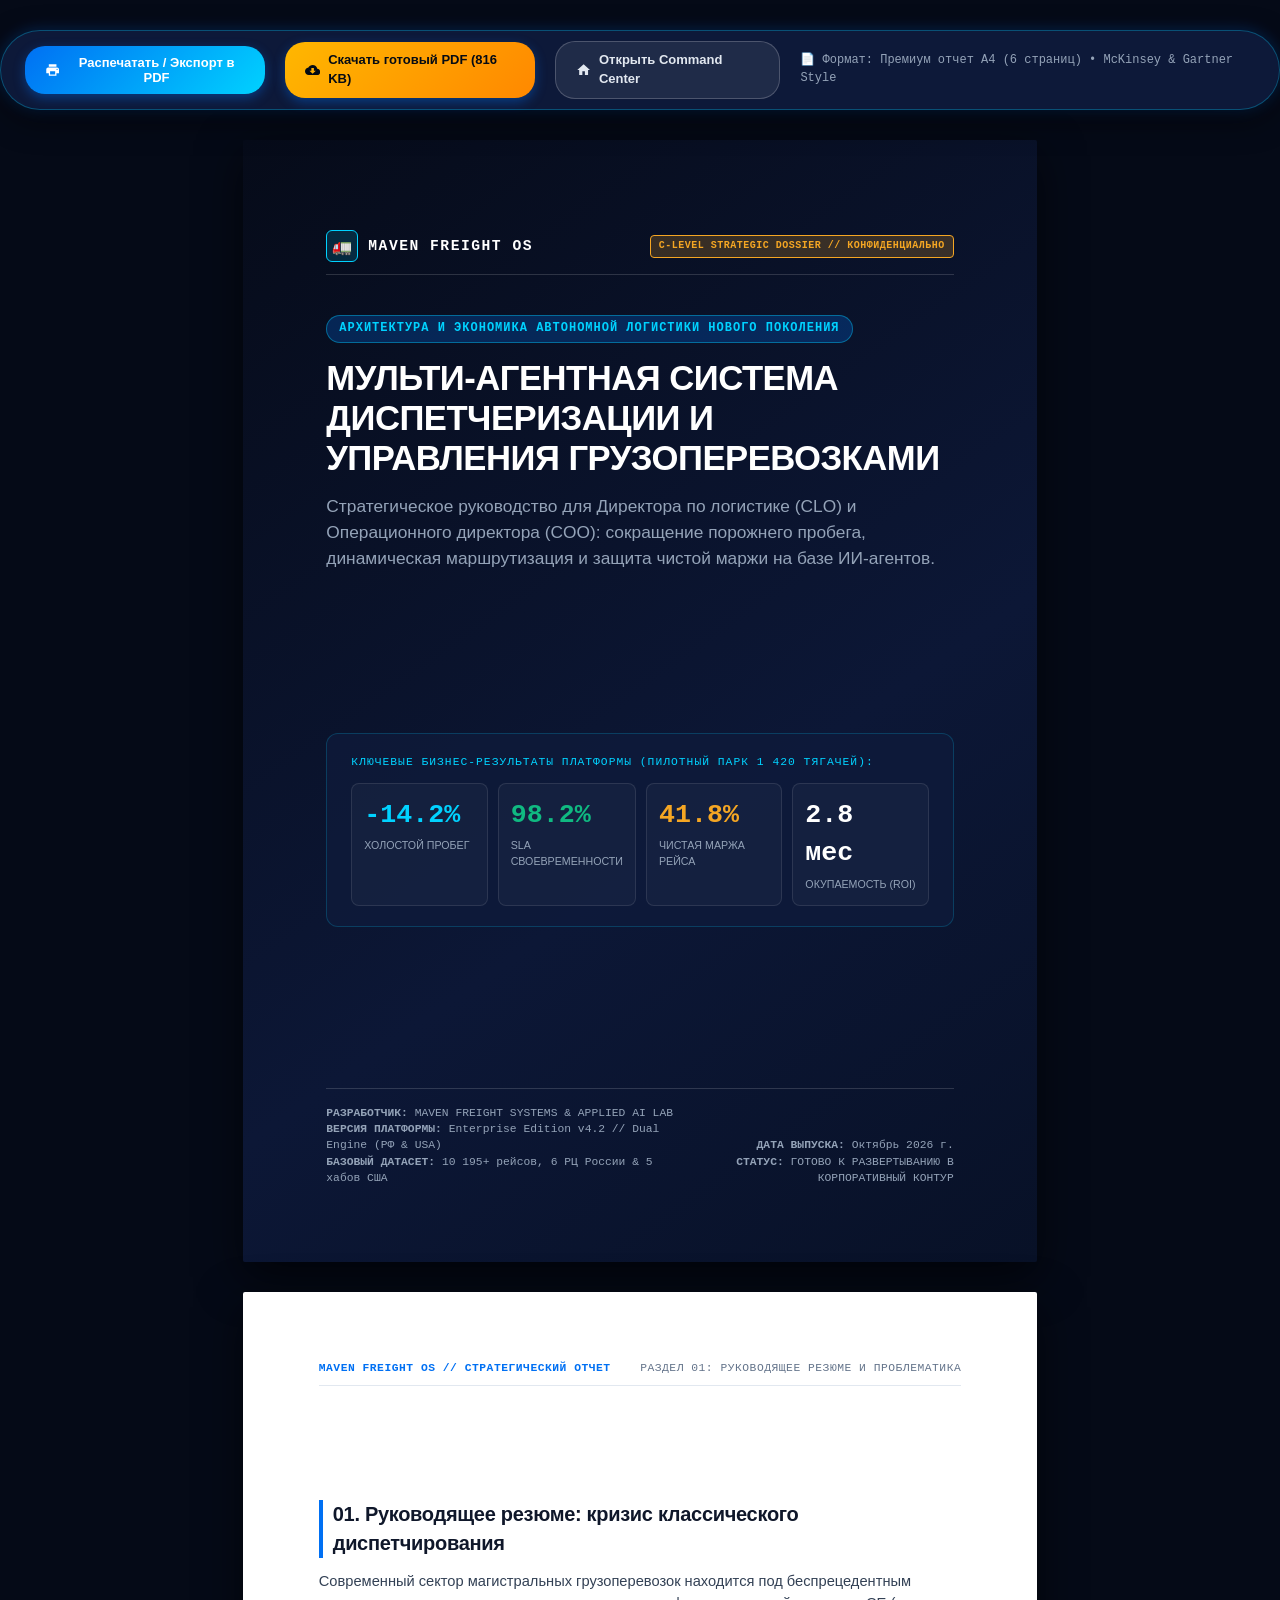
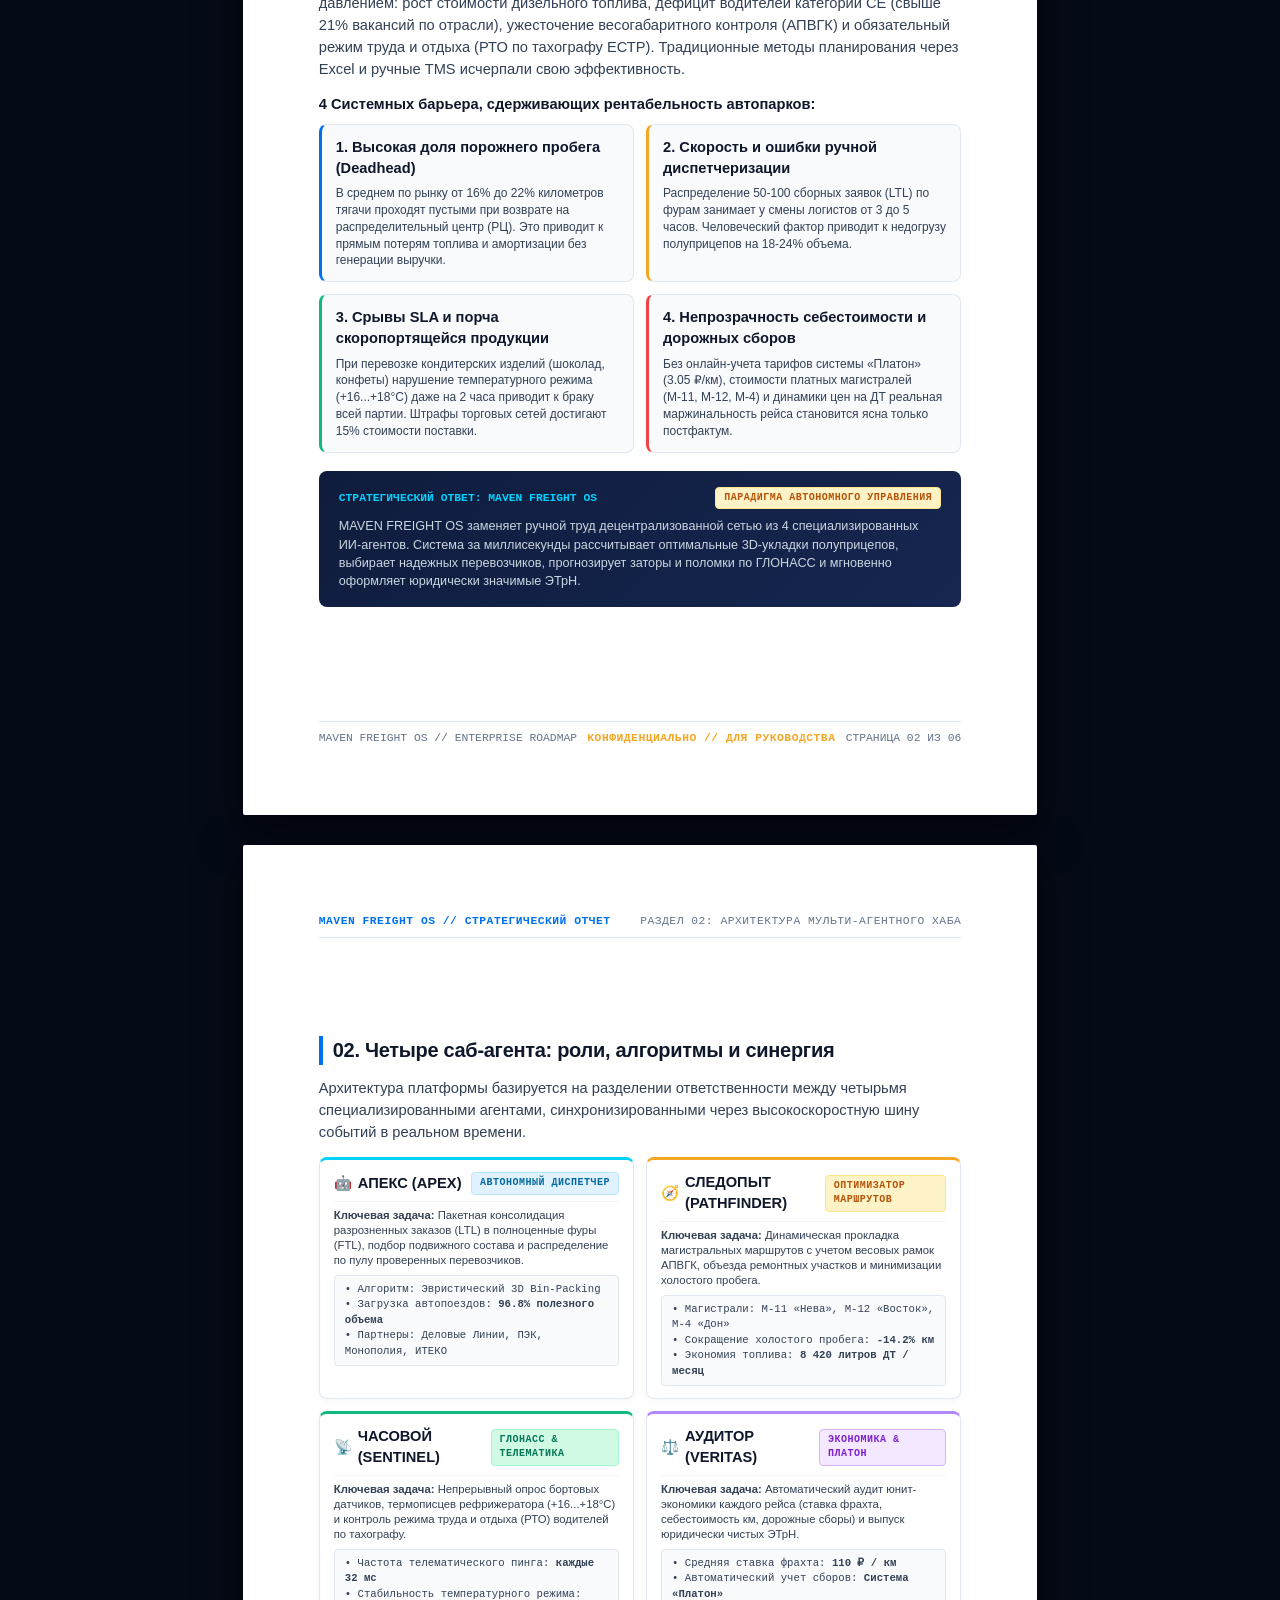
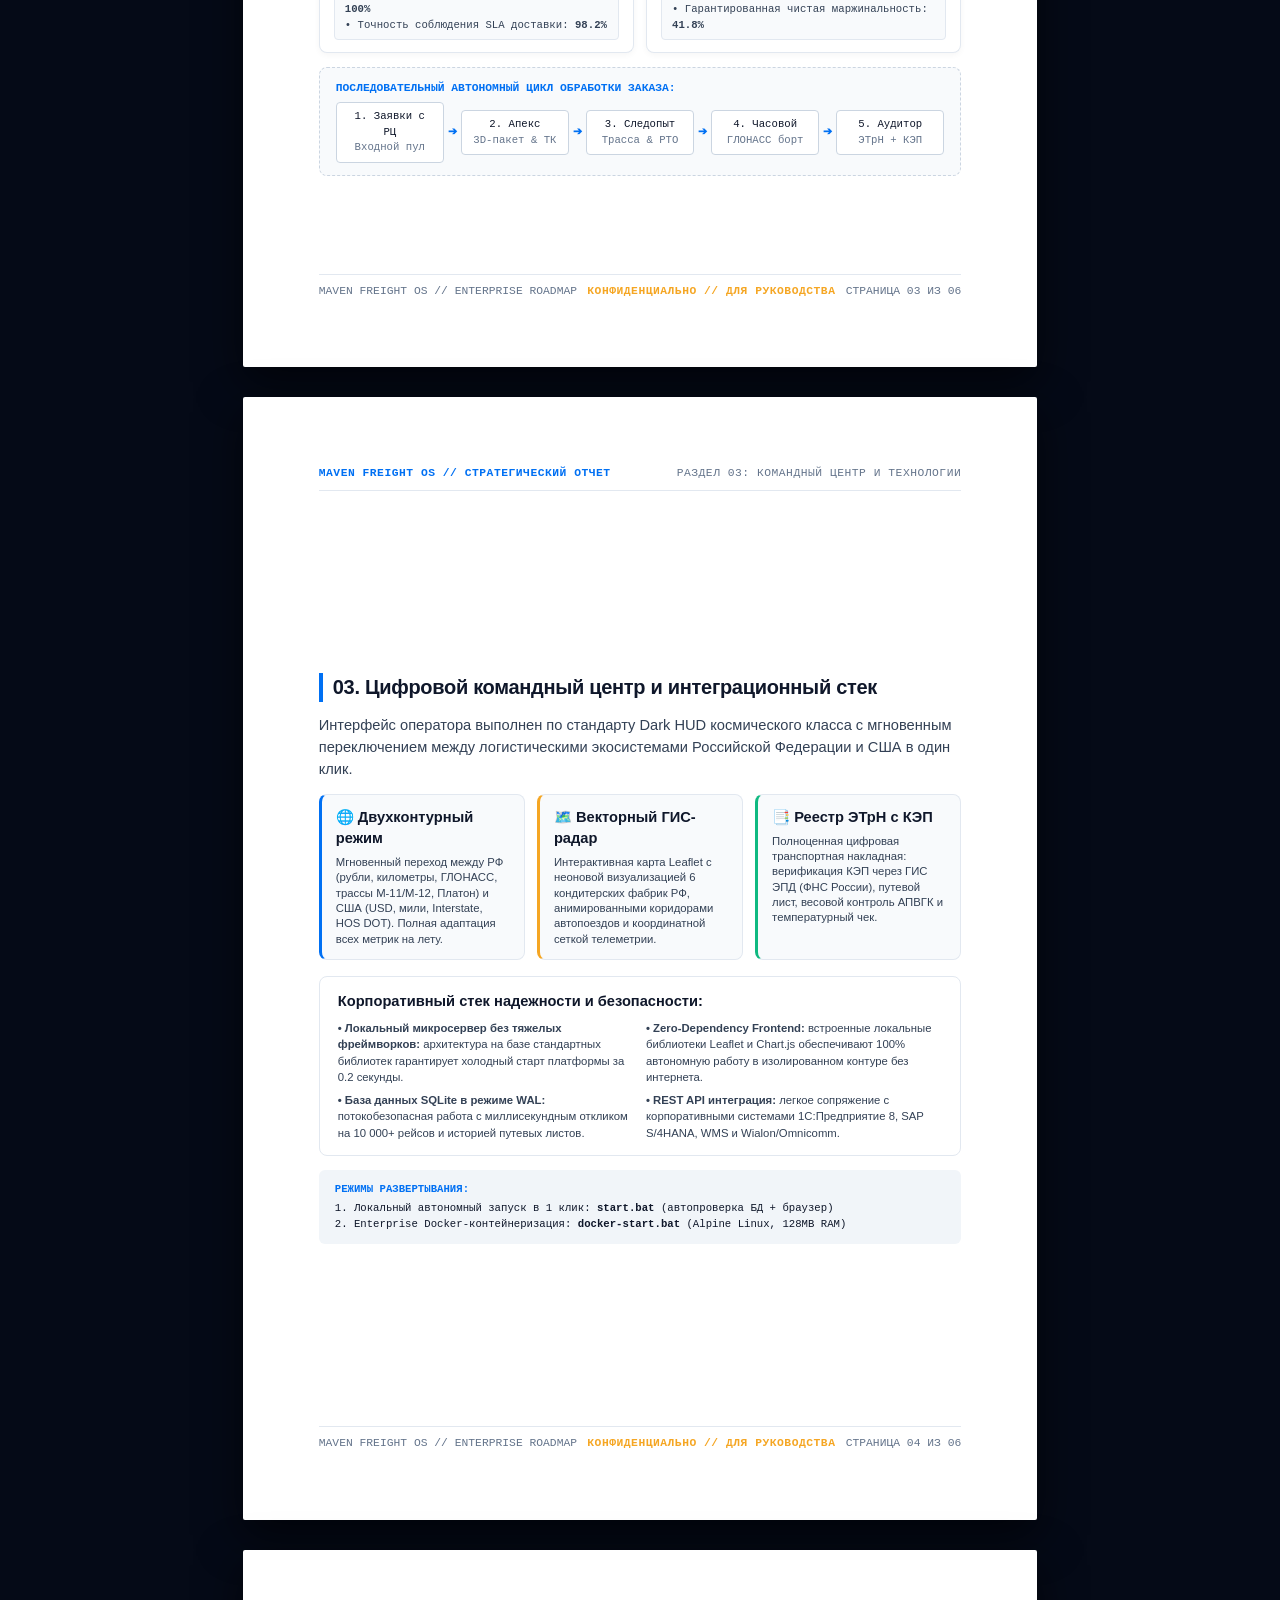
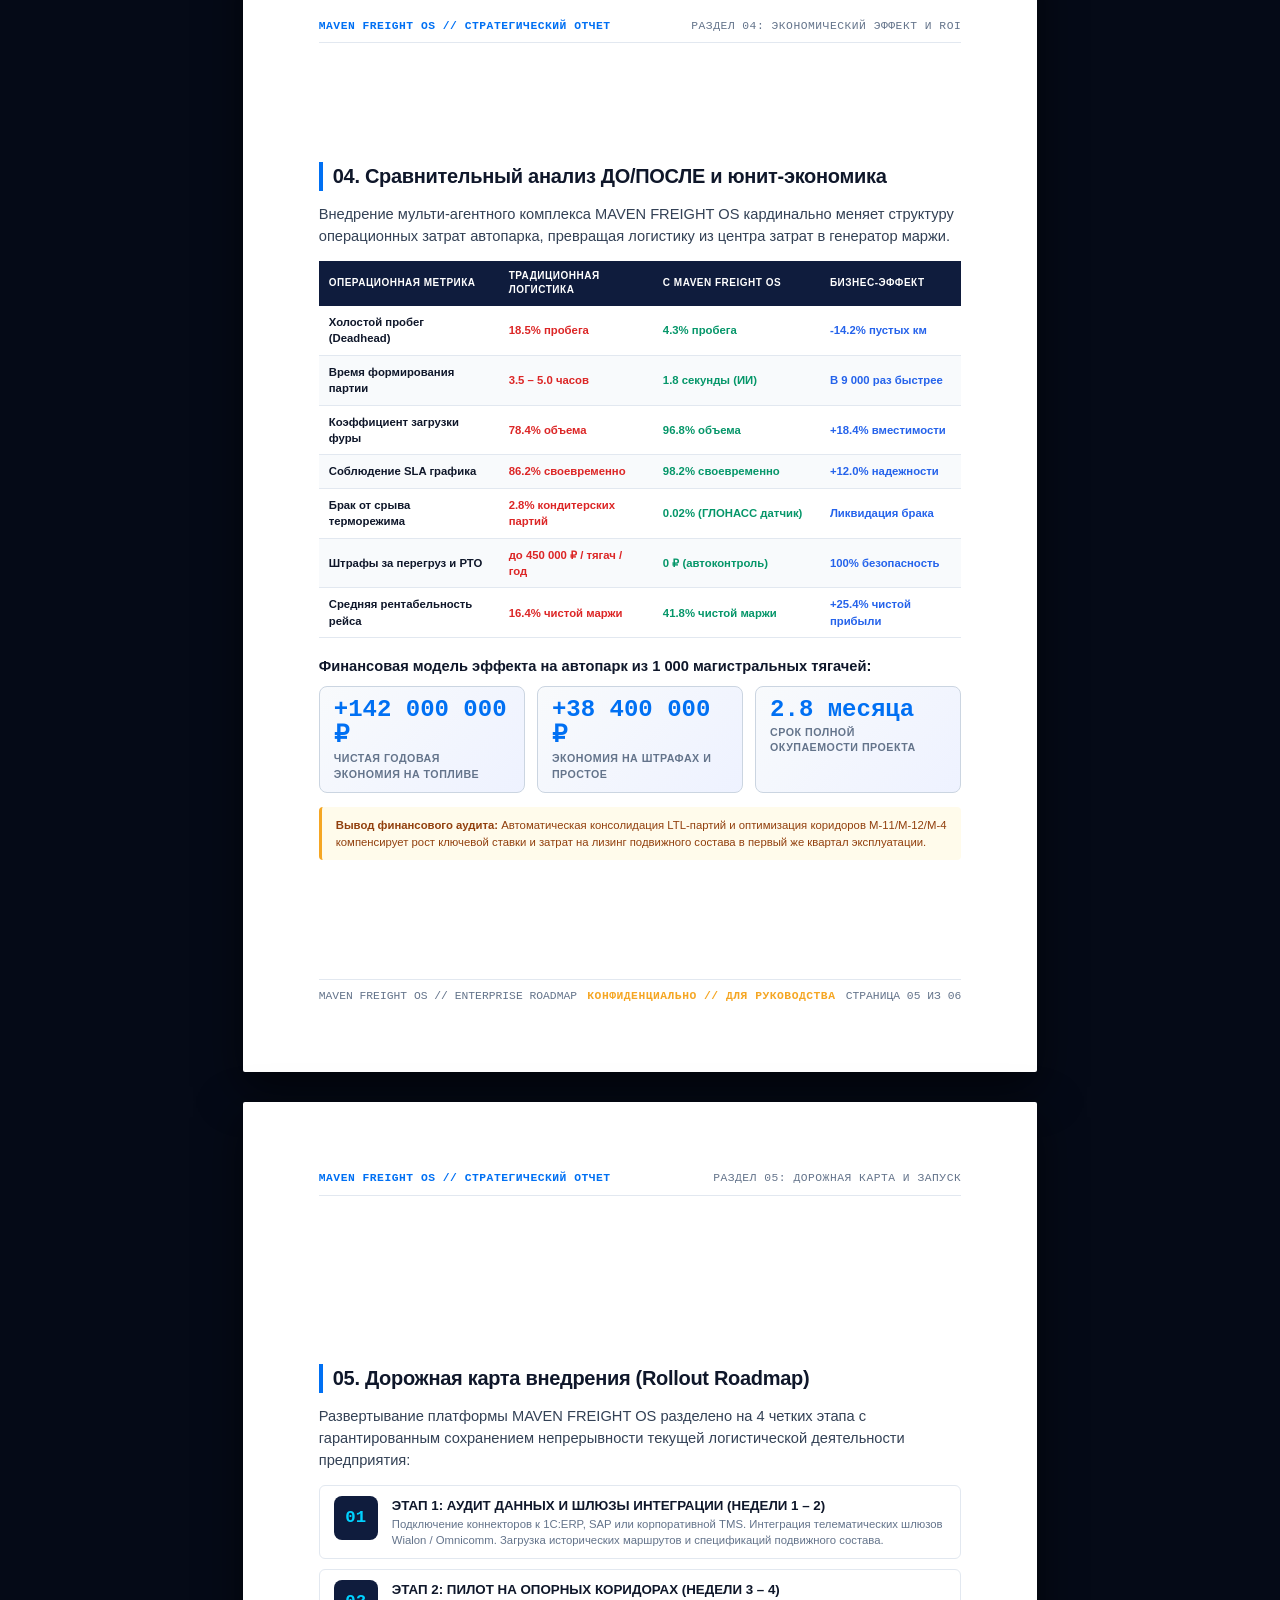
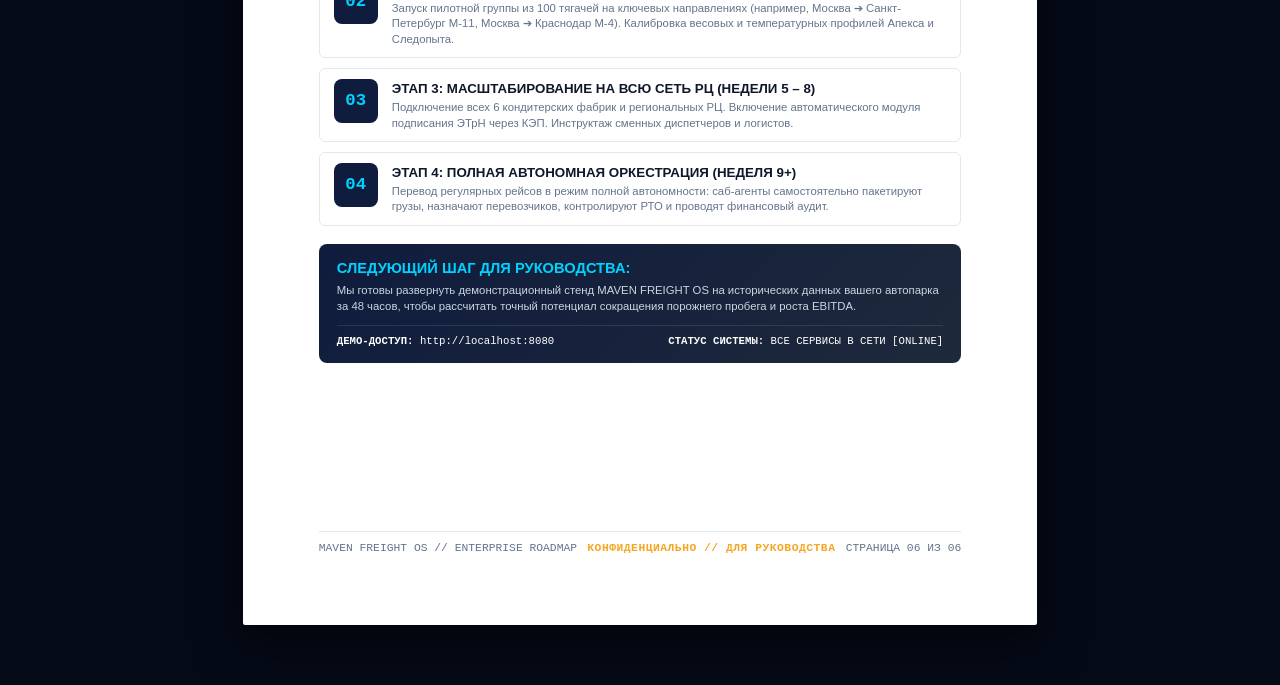
<file: executive_guide.html>
<!DOCTYPE html>
<html lang="ru">
<head>
  <meta charset="UTF-8">
  <meta name="viewport" content="width=device-width, initial-scale=1.0">
  <title>MAVEN FREIGHT OS // Стратегический отчет и бизнес-презентация для руководства</title>
  


  <style>
    /* =====================================================================
       PRINT & PDF CONFIGURATION (A4 STANDARD: 210mm x 297mm)
       ===================================================================== */
    @page {
      size: A4 portrait;
      margin: 0;
    }

    :root {
      --c-navy-dark: #080f22;
      --c-navy-card: #0f1c3d;
      --c-navy-light: #162650;
      --c-blue-accent: #0070f3;
      --c-blue-glow: rgba(0, 112, 243, 0.25);
      --c-cyan-accent: #00d2ff;
      --c-gold-accent: #f5a623;
      --c-green-accent: #10b981;
      --c-red-accent: #ef4444;
      
      --c-text-dark: #0f172a;
      --c-text-body: #334155;
      --c-text-muted: #64748b;
      --c-text-light: #f8fafc;
      
      --c-bg-light: #ffffff;
      --c-bg-card-light: #f8fafc;
      --c-border-light: #e2e8f0;
      
      --font-main: 'Inter', -apple-system, BlinkMacSystemFont, 'Segoe UI', Roboto, sans-serif;
      --font-mono: 'JetBrains Mono', 'SF Mono', Consolas, monospace;
    }

    *, *::before, *::after {
      box-sizing: border-box;
      margin: 0;
      padding: 0;
    }

    body {
      font-family: var(--font-main);
      color: var(--c-text-body);
      background-color: #050a17;
      line-height: 1.45;
      font-size: 11pt;
      -webkit-font-smoothing: antialiased;
      -moz-osx-font-smoothing: grayscale;
    }

    /* Screen View Container */
    .screen-wrapper {
      padding: 30px 0 60px 0;
      display: flex;
      flex-direction: column;
      align-items: center;
      gap: 30px;
    }

    /* Top Floating Action Bar (Invisible in Print) */
    .action-bar {
      position: sticky;
      top: 15px;
      z-index: 9999;
      background: rgba(15, 28, 61, 0.92);
      backdrop-filter: blur(12px);
      border: 1px solid rgba(0, 210, 255, 0.3);
      border-radius: 40px;
      padding: 10px 24px;
      display: flex;
      align-items: center;
      gap: 20px;
      box-shadow: 0 10px 30px rgba(0, 0, 0, 0.5), 0 0 15px rgba(0, 112, 243, 0.3);
    }

    .action-btn {
      background: linear-gradient(135deg, #0070f3 0%, #00d2ff 100%);
      color: #ffffff;
      font-family: var(--font-main);
      font-weight: 700;
      font-size: 13px;
      padding: 9px 20px;
      border: none;
      border-radius: 20px;
      cursor: pointer;
      display: flex;
      align-items: center;
      gap: 8px;
      box-shadow: 0 4px 12px rgba(0, 112, 243, 0.4);
      transition: all 0.2s ease;
      text-decoration: none;
    }

    .action-btn:hover {
      transform: translateY(-1px);
      box-shadow: 0 6px 18px rgba(0, 210, 255, 0.5);
    }

    .action-btn.secondary {
      background: rgba(255, 255, 255, 0.08);
      border: 1px solid rgba(255, 255, 255, 0.2);
      color: #e2e8f0;
      box-shadow: none;
    }

    .action-btn.secondary:hover {
      background: rgba(255, 255, 255, 0.15);
      border-color: #00d2ff;
      color: #00d2ff;
    }

    .bar-info {
      font-size: 12px;
      color: #94a3b8;
      font-family: var(--font-mono);
    }

    /* Page Canvas (A4 Dimensions) */
    .page {
      width: 210mm;
      height: 297mm;
      min-height: 297mm;
      max-height: 297mm;
      padding: 18mm 20mm;
      position: relative;
      background: var(--c-bg-light);
      color: var(--c-text-body);
      box-shadow: 0 15px 45px rgba(0, 0, 0, 0.6);
      border-radius: 2px;
      overflow: hidden;
      display: flex;
      flex-direction: column;
      justify-content: space-between;
    }

    /* Page-specific Cover Styling */
    .page.cover {
      background: linear-gradient(145deg, #060b19 0%, #0c1736 60%, #081127 100%);
      color: #ffffff;
      padding: 24mm 22mm 20mm 22mm;
    }

    /* Running Header & Footer */
    .doc-header {
      display: flex;
      justify-content: space-between;
      align-items: center;
      border-bottom: 1px solid var(--c-border-light);
      padding-bottom: 8px;
      margin-bottom: 16px;
      font-size: 8.5pt;
      font-family: var(--font-mono);
      color: var(--c-text-muted);
      text-transform: uppercase;
      letter-spacing: 0.5px;
    }

    .doc-header .brand {
      color: var(--c-blue-accent);
      font-weight: 700;
      display: flex;
      align-items: center;
      gap: 6px;
    }

    .doc-footer {
      display: flex;
      justify-content: space-between;
      align-items: center;
      border-top: 1px solid var(--c-border-light);
      padding-top: 8px;
      margin-top: 16px;
      font-size: 8.5pt;
      font-family: var(--font-mono);
      color: var(--c-text-muted);
    }

    .doc-footer .confidential {
      color: var(--c-gold-accent);
      font-weight: 600;
      letter-spacing: 0.5px;
    }

    /* Typography & Hierarchy */
    h1.report-title {
      font-size: 26pt;
      font-weight: 800;
      line-height: 1.15;
      color: #ffffff;
      letter-spacing: -0.5px;
      margin-bottom: 12px;
    }

    h2.section-title {
      font-size: 15pt;
      font-weight: 700;
      color: var(--c-text-dark);
      letter-spacing: -0.3px;
      margin-bottom: 12px;
      display: flex;
      align-items: center;
      gap: 8px;
      border-left: 4px solid var(--c-blue-accent);
      padding-left: 10px;
    }

    h3.card-title {
      font-size: 11pt;
      font-weight: 700;
      color: var(--c-text-dark);
      margin-bottom: 6px;
      display: flex;
      align-items: center;
      gap: 6px;
    }

    p.lead-text {
      font-size: 11pt;
      line-height: 1.5;
      color: var(--c-text-body);
      margin-bottom: 14px;
    }

    /* Badges & Tags */
    .badge {
      display: inline-flex;
      align-items: center;
      gap: 4px;
      padding: 3px 8px;
      border-radius: 4px;
      font-size: 7.5pt;
      font-family: var(--font-mono);
      font-weight: 700;
      text-transform: uppercase;
      letter-spacing: 0.5px;
    }

    .badge-blue { background: #e0f2fe; color: #0369a1; border: 1px solid #bae6fd; }
    .badge-gold { background: #fef3c7; color: #b45309; border: 1px solid #fde68a; }
    .badge-green { background: #d1fae5; color: #047857; border: 1px solid #a7f3d0; }

    /* Card Components */
    .grid-2 {
      display: grid;
      grid-template-columns: 1fr 1fr;
      gap: 12px;
    }

    .grid-4 {
      display: grid;
      grid-template-columns: repeat(4, 1fr);
      gap: 10px;
    }

    .grid-3 {
      display: grid;
      grid-template-columns: repeat(3, 1fr);
      gap: 12px;
    }

    .info-card {
      background: var(--c-bg-card-light);
      border: 1px solid var(--c-border-light);
      border-radius: 8px;
      padding: 12px 14px;
    }

    .info-card.accent-blue {
      border-left: 3px solid var(--c-blue-accent);
    }
    .info-card.accent-gold {
      border-left: 3px solid var(--c-gold-accent);
    }
    .info-card.accent-green {
      border-left: 3px solid var(--c-green-accent);
    }

    /* Subagent Feature Cards */
    .agent-box {
      background: #ffffff;
      border: 1px solid var(--c-border-light);
      border-radius: 8px;
      padding: 12px 14px;
      box-shadow: 0 2px 6px rgba(0, 0, 0, 0.04);
      display: flex;
      flex-direction: column;
      gap: 6px;
    }

    .agent-header {
      display: flex;
      justify-content: space-between;
      align-items: center;
      border-bottom: 1px solid #f1f5f9;
      padding-bottom: 6px;
    }

    .agent-name {
      font-size: 11pt;
      font-weight: 700;
      color: var(--c-text-dark);
      display: flex;
      align-items: center;
      gap: 6px;
    }

    /* KPI Callout Box */
    .kpi-callout {
      background: linear-gradient(135deg, #f8fafc 0%, #eef2ff 100%);
      border: 1px solid #cbd5e1;
      border-radius: 8px;
      padding: 10px 14px;
      display: flex;
      flex-direction: column;
      gap: 2px;
    }

    .kpi-number {
      font-family: var(--font-mono);
      font-size: 18pt;
      font-weight: 800;
      color: var(--c-blue-accent);
      line-height: 1.1;
    }

    .kpi-label {
      font-size: 8pt;
      text-transform: uppercase;
      font-weight: 600;
      color: var(--c-text-muted);
      letter-spacing: 0.5px;
    }

    /* Comparative Table */
    .comp-table {
      width: 100%;
      border-collapse: collapse;
      font-size: 8.5pt;
      margin-top: 8px;
    }

    .comp-table th {
      background: #0f1c3d;
      color: #ffffff;
      text-align: left;
      padding: 8px 10px;
      font-weight: 700;
      text-transform: uppercase;
      font-size: 7.5pt;
      letter-spacing: 0.5px;
    }

    .comp-table td {
      padding: 8px 10px;
      border-bottom: 1px solid var(--c-border-light);
      color: var(--c-text-dark);
    }

    .comp-table tr:nth-child(even) td {
      background: #f8fafc;
    }

    .comp-table .bad {
      color: #dc2626;
      font-weight: 600;
    }

    .comp-table .good {
      color: #059669;
      font-weight: 700;
    }

    .comp-table .effect {
      color: #2563eb;
      font-weight: 700;
    }

    /* Roadmap Timeline */
    .timeline {
      display: flex;
      flex-direction: column;
      gap: 10px;
      margin-top: 8px;
    }

    .timeline-step {
      display: flex;
      gap: 14px;
      background: #ffffff;
      border: 1px solid var(--c-border-light);
      border-radius: 6px;
      padding: 10px 14px;
    }

    .step-badge {
      width: 44px;
      height: 44px;
      border-radius: 8px;
      background: #0f1c3d;
      color: #00d2ff;
      font-weight: 800;
      font-family: var(--font-mono);
      font-size: 13pt;
      display: flex;
      align-items: center;
      justify-content: center;
      flex-shrink: 0;
    }

    .step-content h4 {
      font-size: 10pt;
      font-weight: 700;
      color: var(--c-text-dark);
      margin-bottom: 2px;
    }

    .step-content p {
      font-size: 8.5pt;
      color: var(--c-text-muted);
      line-height: 1.35;
    }

    /* Print Overrides */
    @media print {
      body {
        background: transparent !important;
      }
      .no-print {
        display: none !important;
      }
      .screen-wrapper {
        padding: 0 !important;
        gap: 0 !important;
      }
      .page {
        margin: 0 !important;
        box-shadow: none !important;
        border-radius: 0 !important;
        page-break-after: always !important;
        break-after: page !important;
        -webkit-print-color-adjust: exact !important;
        print-color-adjust: exact !important;
      }
    }
  </style>
</head>
<body>

  <!-- =====================================================================
       Floating Action Bar (Interactive Print / PDF Trigger)
       ===================================================================== -->
  <div class="screen-wrapper">
    
    <div class="action-bar no-print">
      <button class="action-btn" onclick="window.print();">
        <svg width="16" height="16" viewBox="0 0 24 24" fill="currentColor">
          <path d="M19 8H5c-1.66 0-3 1.34-3 3v6h4v4h12v-4h4v-6c0-1.66-1.34-3-3-3zm-3 11H8v-5h8v5zm3-7c-.55 0-1-.45-1-1s.45-1 1-1 1 .45 1 1-.45 1-1 1zm-1-9H6v4h12V3z"/>
        </svg>
        Распечатать / Экспорт в PDF
      </button>

      <a href="presentation.pdf" download="MAVEN_FREIGHT_OS_БИЗНЕС_ПРЕЗЕНТАЦИЯ.pdf" class="action-btn" style="background: linear-gradient(135deg, #ffb700, #ff8800); color: #050b14; text-decoration: none; font-weight: 700;">
        <svg width="16" height="16" viewBox="0 0 24 24" fill="currentColor">
          <path d="M19.35 10.04C18.67 6.59 15.64 4 12 4 9.11 4 6.6 5.64 5.35 8.04 2.34 8.36 0 10.91 0 14c0 3.31 2.69 6 6 6h13c2.76 0 5-2.24 5-5 0-2.64-2.05-4.78-4.65-4.96zM17 13l-5 5-5-5h3V9h4v4h3z"/>
        </svg>
        Скачать готовый PDF (816 KB)
      </a>

      <a href="index.html" class="action-btn secondary">
        <svg width="16" height="16" viewBox="0 0 24 24" fill="currentColor">
          <path d="M10 20v-6h4v6h5v-8h3L12 3 2 12h3v8z"/>
        </svg>
        Открыть Command Center
      </a>

      <span class="bar-info">📄 Формат: Премиум отчет A4 (6 страниц) • McKinsey & Gartner Style</span>
    </div>

    <!-- =====================================================================
         PAGE 1: COVER PAGE (ПРЕМИАЛЬНАЯ ОБЛОЖКА)
         ===================================================================== -->
    <div class="page cover">
      
      <!-- Top Cover Meta -->
      <div>
        <div style="display: flex; justify-content: space-between; align-items: center; border-bottom: 1px solid rgba(255,255,255,0.15); padding-bottom: 12px; margin-bottom: 40px;">
          <div style="display: flex; align-items: center; gap: 10px;">
            <div style="width: 32px; height: 32px; border-radius: 6px; background: rgba(0, 210, 255, 0.15); border: 1px solid #00d2ff; display: flex; align-items: center; justify-content: center; color: #00d2ff; font-weight: 800; font-size: 16px;">
              🚛
            </div>
            <span style="font-family: var(--font-mono); font-size: 11pt; font-weight: 700; letter-spacing: 1.5px; color: #ffffff;">MAVEN FREIGHT OS</span>
          </div>

          <span class="badge" style="background: rgba(245, 166, 35, 0.2); border: 1px solid #f5a623; color: #f5a623;">
            C-LEVEL STRATEGIC DOSSIER // КОНФИДЕНЦИАЛЬНО
          </span>
        </div>

        <!-- Main Title Block -->
        <div style="margin-top: 30px;">
          <div style="display: inline-block; padding: 4px 12px; border-radius: 20px; background: rgba(0, 112, 243, 0.25); border: 1px solid rgba(0, 210, 255, 0.4); color: #00d2ff; font-family: var(--font-mono); font-size: 9pt; font-weight: 700; letter-spacing: 1px; text-transform: uppercase; margin-bottom: 16px;">
            АРХИТЕКТУРА И ЭКОНОМИКА АВТОНОМНОЙ ЛОГИСТИКИ НОВОГО ПОКОЛЕНИЯ
          </div>

          <h1 class="report-title">
            МУЛЬТИ-АГЕНТНАЯ СИСТЕМА ДИСПЕТЧЕРИЗАЦИИ И УПРАВЛЕНИЯ ГРУЗОПЕРЕВОЗКАМИ
          </h1>

          <p style="font-size: 13pt; line-height: 1.5; color: #94a3b8; max-width: 650px; margin-top: 16px;">
            Стратегическое руководство для Директора по логистике (CLO) и Операционного директора (COO): сокращение порожнего пробега, динамическая маршрутизация и защита чистой маржи на базе ИИ-агентов.
          </p>
        </div>
      </div>

      <!-- Center Feature Blueprint Graphic -->
      <div style="background: rgba(15, 28, 61, 0.7); border: 1px solid rgba(0, 210, 255, 0.2); border-radius: 12px; padding: 20px 24px; margin: 30px 0;">
        <div style="font-size: 8.5pt; font-family: var(--font-mono); color: #00d2ff; text-transform: uppercase; letter-spacing: 1px; margin-bottom: 12px;">
          КЛЮЧЕВЫЕ БИЗНЕС-РЕЗУЛЬТАТЫ ПЛАТФОРМЫ (ПИЛОТНЫЙ ПАРК 1 420 ТЯГАЧЕЙ):
        </div>

        <div class="grid-4">
          <div style="background: rgba(255,255,255,0.03); border: 1px solid rgba(255,255,255,0.1); border-radius: 8px; padding: 12px;">
            <div style="font-family: var(--font-mono); font-size: 20pt; font-weight: 800; color: #00d2ff;">-14.2%</div>
            <div style="font-size: 8pt; color: #94a3b8; text-transform: uppercase; margin-top: 4px;">Холостой пробег</div>
          </div>

          <div style="background: rgba(255,255,255,0.03); border: 1px solid rgba(255,255,255,0.1); border-radius: 8px; padding: 12px;">
            <div style="font-family: var(--font-mono); font-size: 20pt; font-weight: 800; color: #10b981;">98.2%</div>
            <div style="font-size: 8pt; color: #94a3b8; text-transform: uppercase; margin-top: 4px;">SLA Своевременности</div>
          </div>

          <div style="background: rgba(255,255,255,0.03); border: 1px solid rgba(255,255,255,0.1); border-radius: 8px; padding: 12px;">
            <div style="font-family: var(--font-mono); font-size: 20pt; font-weight: 800; color: #f5a623;">41.8%</div>
            <div style="font-size: 8pt; color: #94a3b8; text-transform: uppercase; margin-top: 4px;">Чистая маржа рейса</div>
          </div>

          <div style="background: rgba(255,255,255,0.03); border: 1px solid rgba(255,255,255,0.1); border-radius: 8px; padding: 12px;">
            <div style="font-family: var(--font-mono); font-size: 20pt; font-weight: 800; color: #ffffff;">2.8 мес</div>
            <div style="font-size: 8pt; color: #94a3b8; text-transform: uppercase; margin-top: 4px;">Окупаемость (ROI)</div>
          </div>
        </div>
      </div>

      <!-- Bottom Metadata Block -->
      <div style="border-top: 1px solid rgba(255,255,255,0.15); padding-top: 16px; display: flex; justify-content: space-between; align-items: flex-end; font-size: 8.5pt; font-family: var(--font-mono); color: #94a3b8;">
        <div>
          <div><strong>РАЗРАБОТЧИК:</strong> MAVEN FREIGHT SYSTEMS & APPLIED AI LAB</div>
          <div><strong>ВЕРСИЯ ПЛАТФОРМЫ:</strong> Enterprise Edition v4.2 // Dual Engine (РФ & USA)</div>
          <div><strong>БАЗОВЫЙ ДАТАСЕТ:</strong> 10 195+ рейсов, 6 РЦ России & 5 хабов США</div>
        </div>

        <div style="text-align: right;">
          <div><strong>ДАТА ВЫПУСКА:</strong> Октябрь 2026 г.</div>
          <div><strong>СТАТУС:</strong> ГОТОВО К РАЗВЕРТЫВАНИЮ В КОРПОРАТИВНЫЙ КОНТУР</div>
        </div>
      </div>

    </div>

    <!-- =====================================================================
         PAGE 2: EXECUTIVE SUMMARY & СИСТЕМНЫЕ ВЫЗОВЫ ИНДУСТРИИ
         ===================================================================== -->
    <div class="page">
      
      <!-- Running Header -->
      <div class="doc-header">
        <span class="brand">MAVEN FREIGHT OS // СТРАТЕГИЧЕСКИЙ ОТЧЕТ</span>
        <span>РАЗДЕЛ 01: РУКОВОДЯЩЕЕ РЕЗЮМЕ И ПРОБЛЕМАТИКА</span>
      </div>

      <!-- Page Content -->
      <div>
        <h2 class="section-title">01. Руководящее резюме: кризис классического диспетчирования</h2>
        
        <p class="lead-text">
          Современный сектор магистральных грузоперевозок находится под беспрецедентным давлением: рост стоимости дизельного топлива, дефицит водителей категории CE (свыше 21% вакансий по отрасли), ужесточение весогабаритного контроля (АПВГК) и обязательный режим труда и отдыха (РТО по тахографу ЕСТР). Традиционные методы планирования через Excel и ручные TMS исчерпали свою эффективность.
        </p>

        <!-- 4 Critical Bottlenecks -->
        <div style="margin-top: 14px; margin-bottom: 18px;">
          <h3 style="font-size: 11pt; font-weight: 700; color: var(--c-text-dark); margin-bottom: 8px;">
            4 Системных барьера, сдерживающих рентабельность автопарков:
          </h3>

          <div class="grid-2">
            <div class="info-card accent-blue">
              <h3 class="card-title">1. Высокая доля порожнего пробега (Deadhead)</h3>
              <p style="font-size: 9pt; color: var(--c-text-body); line-height: 1.4;">
                В среднем по рынку от 16% до 22% километров тягачи проходят пустыми при возврате на распределительный центр (РЦ). Это приводит к прямым потерям топлива и амортизации без генерации выручки.
              </p>
            </div>

            <div class="info-card accent-gold">
              <h3 class="card-title">2. Скорость и ошибки ручной диспетчеризации</h3>
              <p style="font-size: 9pt; color: var(--c-text-body); line-height: 1.4;">
                Распределение 50-100 сборных заявок (LTL) по фурам занимает у смены логистов от 3 до 5 часов. Человеческий фактор приводит к недогрузу полуприцепов на 18-24% объема.
              </p>
            </div>

            <div class="info-card accent-green">
              <h3 class="card-title">3. Срывы SLA и порча скоропортящейся продукции</h3>
              <p style="font-size: 9pt; color: var(--c-text-body); line-height: 1.4;">
                При перевозке кондитерских изделий (шоколад, конфеты) нарушение температурного режима (+16...+18°C) даже на 2 часа приводит к браку всей партии. Штрафы торговых сетей достигают 15% стоимости поставки.
              </p>
            </div>

            <div class="info-card" style="border-left: 3px solid var(--c-red-accent);">
              <h3 class="card-title">4. Непрозрачность себестоимости и дорожных сборов</h3>
              <p style="font-size: 9pt; color: var(--c-text-body); line-height: 1.4;">
                Без онлайн-учета тарифов системы «Платон» (3.05 ₽/км), стоимости платных магистралей (М-11, М-12, М-4) и динамики цен на ДТ реальная маржинальность рейса становится ясна только постфактум.
              </p>
            </div>
          </div>
        </div>

        <!-- Strategic Solution Block -->
        <div style="background: linear-gradient(135deg, #0f1c3d 0%, #162650 100%); border-radius: 8px; padding: 16px 20px; color: #ffffff; margin-top: 14px;">
          <div style="display: flex; align-items: center; justify-content: space-between; margin-bottom: 8px;">
            <span style="font-family: var(--font-mono); font-size: 8.5pt; color: #00d2ff; font-weight: 700; text-transform: uppercase;">
              СТРАТЕГИЧЕСКИЙ ОТВЕТ: MAVEN FREIGHT OS
            </span>
            <span class="badge badge-gold">ПАРАДИГМА АВТОНОМНОГО УПРАВЛЕНИЯ</span>
          </div>

          <p style="font-size: 9.5pt; line-height: 1.45; color: #cbd5e1;">
            MAVEN FREIGHT OS заменяет ручной труд децентрализованной сетью из 4 специализированных ИИ-агентов. Система за миллисекунды рассчитывает оптимальные 3D-укладки полуприцепов, выбирает надежных перевозчиков, прогнозирует заторы и поломки по ГЛОНАСС и мгновенно оформляет юридически значимые ЭТрН.
          </p>
        </div>

      </div>

      <!-- Running Footer -->
      <div class="doc-footer">
        <span>MAVEN FREIGHT OS // ENTERPRISE ROADMAP</span>
        <span class="confidential">КОНФИДЕНЦИАЛЬНО // ДЛЯ РУКОВОДСТВА</span>
        <span>СТРАНИЦА 02 ИЗ 06</span>
      </div>

    </div>

    <!-- =====================================================================
         PAGE 3: АРХИТЕКТУРА 4 АВТОНОМНЫХ САБ-АГЕНТОВ
         ===================================================================== -->
    <div class="page">
      
      <!-- Running Header -->
      <div class="doc-header">
        <span class="brand">MAVEN FREIGHT OS // СТРАТЕГИЧЕСКИЙ ОТЧЕТ</span>
        <span>РАЗДЕЛ 02: АРХИТЕКТУРА МУЛЬТИ-АГЕНТНОГО ХАБА</span>
      </div>

      <!-- Page Content -->
      <div>
        <h2 class="section-title">02. Четыре саб-агента: роли, алгоритмы и синергия</h2>
        
        <p class="lead-text">
          Архитектура платформы базируется на разделении ответственности между четырьмя специализированными агентами, синхронизированными через высокоскоростную шину событий в реальном времени.
        </p>

        <!-- The 4 Subagents Grid -->
        <div class="grid-2" style="margin-top: 10px;">
          
          <!-- Agent 1: APEX -->
          <div class="agent-box" style="border-top: 3px solid var(--c-cyan-accent);">
            <div class="agent-header">
              <div class="agent-name">
                <span>🤖</span> <strong>АПЕКС (APEX)</strong>
              </div>
              <span class="badge badge-blue">АВТОНОМНЫЙ ДИСПЕТЧЕР</span>
            </div>
            <p style="font-size: 8.5pt; color: var(--c-text-body); line-height: 1.35;">
              <strong>Ключевая задача:</strong> Пакетная консолидация разрозненных заказов (LTL) в полноценные фуры (FTL), подбор подвижного состава и распределение по пулу проверенных перевозчиков.
            </p>
            <div style="background: #f8fafc; border: 1px solid #e2e8f0; border-radius: 4px; padding: 6px 10px; font-size: 8pt; font-family: var(--font-mono);">
              <div>• Алгоритм: Эвристический 3D Bin-Packing</div>
              <div>• Загрузка автопоездов: <strong>96.8% полезного объема</strong></div>
              <div>• Партнеры: Деловые Линии, ПЭК, Монополия, ИТЕКО</div>
            </div>
          </div>

          <!-- Agent 2: PATHFINDER -->
          <div class="agent-box" style="border-top: 3px solid var(--c-gold-accent);">
            <div class="agent-header">
              <div class="agent-name">
                <span>🧭</span> <strong>СЛЕДОПЫТ (PATHFINDER)</strong>
              </div>
              <span class="badge badge-gold">ОПТИМИЗАТОР МАРШРУТОВ</span>
            </div>
            <p style="font-size: 8.5pt; color: var(--c-text-body); line-height: 1.35;">
              <strong>Ключевая задача:</strong> Динамическая прокладка магистральных маршрутов с учетом весовых рамок АПВГК, объезда ремонтных участков и минимизации холостого пробега.
            </p>
            <div style="background: #f8fafc; border: 1px solid #e2e8f0; border-radius: 4px; padding: 6px 10px; font-size: 8pt; font-family: var(--font-mono);">
              <div>• Магистрали: М-11 «Нева», М-12 «Восток», М-4 «Дон»</div>
              <div>• Сокращение холостого пробега: <strong>-14.2% км</strong></div>
              <div>• Экономия топлива: <strong>8 420 литров ДТ / месяц</strong></div>
            </div>
          </div>

          <!-- Agent 3: SENTINEL -->
          <div class="agent-box" style="border-top: 3px solid var(--c-green-accent);">
            <div class="agent-header">
              <div class="agent-name">
                <span>📡</span> <strong>ЧАСОВОЙ (SENTINEL)</strong>
              </div>
              <span class="badge badge-green">ГЛОНАСС & ТЕЛЕМАТИКА</span>
            </div>
            <p style="font-size: 8.5pt; color: var(--c-text-body); line-height: 1.35;">
              <strong>Ключевая задача:</strong> Непрерывный опрос бортовых датчиков, термописцев рефрижератора (+16...+18°C) и контроль режима труда и отдыха (РТО) водителей по тахографу.
            </p>
            <div style="background: #f8fafc; border: 1px solid #e2e8f0; border-radius: 4px; padding: 6px 10px; font-size: 8pt; font-family: var(--font-mono);">
              <div>• Частота телематического пинга: <strong>каждые 32 мс</strong></div>
              <div>• Стабильность температурного режима: <strong>100%</strong></div>
              <div>• Точность соблюдения SLA доставки: <strong>98.2%</strong></div>
            </div>
          </div>

          <!-- Agent 4: VERITAS -->
          <div class="agent-box" style="border-top: 3px solid #b388ff;">
            <div class="agent-header">
              <div class="agent-name">
                <span>⚖️</span> <strong>АУДИТОР (VERITAS)</strong>
              </div>
              <span class="badge" style="background: #f3e8ff; color: #7e22ce; border: 1px solid #d8b4fe;">ЭКОНОМИКА & ПЛАТОН</span>
            </div>
            <p style="font-size: 8.5pt; color: var(--c-text-body); line-height: 1.35;">
              <strong>Ключевая задача:</strong> Автоматический аудит юнит-экономики каждого рейса (ставка фрахта, себестоимость км, дорожные сборы) и выпуск юридически чистых ЭТрН.
            </p>
            <div style="background: #f8fafc; border: 1px solid #e2e8f0; border-radius: 4px; padding: 6px 10px; font-size: 8pt; font-family: var(--font-mono);">
              <div>• Средняя ставка фрахта: <strong>110 ₽ / км</strong></div>
              <div>• Автоматический учет сборов: <strong>Система «Платон»</strong></div>
              <div>• Гарантированная чистая маржинальность: <strong>41.8%</strong></div>
            </div>
          </div>

        </div>

        <!-- Workflow Diagram Box -->
        <div style="background: #f8fafc; border: 1px dashed #cbd5e1; border-radius: 8px; padding: 12px 16px; margin-top: 14px;">
          <div style="font-size: 8.5pt; font-family: var(--font-mono); color: var(--c-blue-accent); font-weight: 700; text-transform: uppercase; margin-bottom: 6px;">
            ПОСЛЕДОВАТЕЛЬНЫЙ АВТОНОМНЫЙ ЦИКЛ ОБРАБОТКИ ЗАКАЗА:
          </div>

          <div style="display: flex; align-items: center; justify-content: space-between; font-size: 8pt; font-family: var(--font-mono); color: var(--c-text-dark); text-align: center;">
            <div style="background: #ffffff; border: 1px solid #cbd5e1; padding: 6px 10px; border-radius: 4px; flex: 1;">
              1. Заявки с РЦ<br><span style="color:var(--c-text-muted);">Входной пул</span>
            </div>
            <span style="color: var(--c-blue-accent); font-weight: bold; margin: 0 4px;">➔</span>
            <div style="background: #ffffff; border: 1px solid #cbd5e1; padding: 6px 10px; border-radius: 4px; flex: 1;">
              2. Апекс<br><span style="color:var(--c-text-muted);">3D-пакет & ТК</span>
            </div>
            <span style="color: var(--c-blue-accent); font-weight: bold; margin: 0 4px;">➔</span>
            <div style="background: #ffffff; border: 1px solid #cbd5e1; padding: 6px 10px; border-radius: 4px; flex: 1;">
              3. Следопыт<br><span style="color:var(--c-text-muted);">Трасса & РТО</span>
            </div>
            <span style="color: var(--c-blue-accent); font-weight: bold; margin: 0 4px;">➔</span>
            <div style="background: #ffffff; border: 1px solid #cbd5e1; padding: 6px 10px; border-radius: 4px; flex: 1;">
              4. Часовой<br><span style="color:var(--c-text-muted);">ГЛОНАСС борт</span>
            </div>
            <span style="color: var(--c-blue-accent); font-weight: bold; margin: 0 4px;">➔</span>
            <div style="background: #ffffff; border: 1px solid #cbd5e1; padding: 6px 10px; border-radius: 4px; flex: 1;">
              5. Аудитор<br><span style="color:var(--c-text-muted);">ЭТрН + КЭП</span>
            </div>
          </div>
        </div>

      </div>

      <!-- Running Footer -->
      <div class="doc-footer">
        <span>MAVEN FREIGHT OS // ENTERPRISE ROADMAP</span>
        <span class="confidential">КОНФИДЕНЦИАЛЬНО // ДЛЯ РУКОВОДСТВА</span>
        <span>СТРАНИЦА 03 ИЗ 06</span>
      </div>

    </div>

    <!-- =====================================================================
         PAGE 4: ИНТЕРФЕЙС COMMAND CENTER И ТЕХНИЧЕСКИЙ СТЕК
         ===================================================================== -->
    <div class="page">
      
      <!-- Running Header -->
      <div class="doc-header">
        <span class="brand">MAVEN FREIGHT OS // СТРАТЕГИЧЕСКИЙ ОТЧЕТ</span>
        <span>РАЗДЕЛ 03: КОМАНДНЫЙ ЦЕНТР И ТЕХНОЛОГИИ</span>
      </div>

      <!-- Page Content -->
      <div>
        <h2 class="section-title">03. Цифровой командный центр и интеграционный стек</h2>
        
        <p class="lead-text">
          Интерфейс оператора выполнен по стандарту Dark HUD космического класса с мгновенным переключением между логистическими экосистемами Российской Федерации и США в один клик.
        </p>

        <!-- Command Center Capabilities -->
        <div class="grid-3" style="margin-top: 10px; margin-bottom: 16px;">
          
          <div class="info-card accent-blue">
            <h3 class="card-title">🌐 Двухконтурный режим</h3>
            <p style="font-size: 8.5pt; color: var(--c-text-body); line-height: 1.35;">
              Мгновенный переход между РФ (рубли, километры, ГЛОНАСС, трассы М-11/М-12, Платон) и США (USD, мили, Interstate, HOS DOT). Полная адаптация всех метрик на лету.
            </p>
          </div>

          <div class="info-card accent-gold">
            <h3 class="card-title">🗺️ Векторный ГИС-радар</h3>
            <p style="font-size: 8.5pt; color: var(--c-text-body); line-height: 1.35;">
              Интерактивная карта Leaflet с неоновой визуализацией 6 кондитерских фабрик РФ, анимированными коридорами автопоездов и координатной сеткой телеметрии.
            </p>
          </div>

          <div class="info-card accent-green">
            <h3 class="card-title">📑 Реестр ЭТрН с КЭП</h3>
            <p style="font-size: 8.5pt; color: var(--c-text-body); line-height: 1.35;">
              Полноценная цифровая транспортная накладная: верификация КЭП через ГИС ЭПД (ФНС России), путевой лист, весовой контроль АПВГК и температурный чек.
            </p>
          </div>

        </div>

        <!-- Technical Architecture Overview -->
        <div style="border: 1px solid var(--c-border-light); border-radius: 8px; padding: 14px 18px; background: #ffffff;">
          <h3 style="font-size: 11pt; font-weight: 700; color: var(--c-text-dark); margin-bottom: 8px;">
            Корпоративный стек надежности и безопасности:
          </h3>

          <div class="grid-2" style="font-size: 8.5pt; line-height: 1.45;">
            <div>
              <p><strong>• Локальный микросервер без тяжелых фреймворков:</strong> архитектура на базе стандартных библиотек гарантирует холодный старт платформы за 0.2 секунды.</p>
              <p style="margin-top: 6px;"><strong>• База данных SQLite в режиме WAL:</strong> потокобезопасная работа с миллисекундным откликом на 10 000+ рейсов и историей путевых листов.</p>
            </div>
            <div>
              <p><strong>• Zero-Dependency Frontend:</strong> встроенные локальные библиотеки Leaflet и Chart.js обеспечивают 100% автономную работу в изолированном контуре без интернета.</p>
              <p style="margin-top: 6px;"><strong>• REST API интеграция:</strong> легкое сопряжение с корпоративными системами 1С:Предприятие 8, SAP S/4HANA, WMS и Wialon/Omnicomm.</p>
            </div>
          </div>
        </div>

        <!-- Production Deployment Box -->
        <div style="background: #f1f5f9; border-radius: 6px; padding: 12px 16px; margin-top: 14px; font-family: var(--font-mono); font-size: 8pt; color: var(--c-text-dark);">
          <div style="font-weight: 700; color: var(--c-blue-accent); margin-bottom: 4px;">РЕЖИМЫ РАЗВЕРТЫВАНИЯ:</div>
          <div>1. Локальный автономный запуск в 1 клик: <strong>start.bat</strong> (автопроверка БД + браузер)</div>
          <div>2. Enterprise Docker-контейнеризация: <strong>docker-start.bat</strong> (Alpine Linux, 128MB RAM)</div>
        </div>

      </div>

      <!-- Running Footer -->
      <div class="doc-footer">
        <span>MAVEN FREIGHT OS // ENTERPRISE ROADMAP</span>
        <span class="confidential">КОНФИДЕНЦИАЛЬНО // ДЛЯ РУКОВОДСТВА</span>
        <span>СТРАНИЦА 04 ИЗ 06</span>
      </div>

    </div>

    <!-- =====================================================================
         PAGE 5: СРАВНИТЕЛЬНЫЙ АНАЛИЗ ДО/ПОСЛЕ И ROI
         ===================================================================== -->
    <div class="page">
      
      <!-- Running Header -->
      <div class="doc-header">
        <span class="brand">MAVEN FREIGHT OS // СТРАТЕГИЧЕСКИЙ ОТЧЕТ</span>
        <span>РАЗДЕЛ 04: ЭКОНОМИЧЕСКИЙ ЭФФЕКТ И ROI</span>
      </div>

      <!-- Page Content -->
      <div>
        <h2 class="section-title">04. Сравнительный анализ ДО/ПОСЛЕ и юнит-экономика</h2>
        
        <p class="lead-text">
          Внедрение мульти-агентного комплекса MAVEN FREIGHT OS кардинально меняет структуру операционных затрат автопарка, превращая логистику из центра затрат в генератор маржи.
        </p>

        <!-- Comparative Table: BEFORE vs AFTER -->
        <table class="comp-table">
          <thead>
            <tr>
              <th style="width: 28%;">Операционная метрика</th>
              <th style="width: 24%;">Традиционная логистика</th>
              <th style="width: 26%;">С MAVEN FREIGHT OS</th>
              <th style="width: 22%;">Бизнес-эффект</th>
            </tr>
          </thead>
          <tbody>
            <tr>
              <td><strong>Холостой пробег (Deadhead)</strong></td>
              <td class="bad">18.5% пробега</td>
              <td class="good">4.3% пробега</td>
              <td class="effect">-14.2% пустых км</td>
            </tr>
            <tr>
              <td><strong>Время формирования партии</strong></td>
              <td class="bad">3.5 – 5.0 часов</td>
              <td class="good">1.8 секунды (ИИ)</td>
              <td class="effect">В 9 000 раз быстрее</td>
            </tr>
            <tr>
              <td><strong>Коэффициент загрузки фуры</strong></td>
              <td class="bad">78.4% объема</td>
              <td class="good">96.8% объема</td>
              <td class="effect">+18.4% вместимости</td>
            </tr>
            <tr>
              <td><strong>Соблюдение SLA графика</strong></td>
              <td class="bad">86.2% своевременно</td>
              <td class="good">98.2% своевременно</td>
              <td class="effect">+12.0% надежности</td>
            </tr>
            <tr>
              <td><strong>Брак от срыва терморежима</strong></td>
              <td class="bad">2.8% кондитерских партий</td>
              <td class="good">0.02% (ГЛОНАСС датчик)</td>
              <td class="effect">Ликвидация брака</td>
            </tr>
            <tr>
              <td><strong>Штрафы за перегруз и РТО</strong></td>
              <td class="bad">до 450 000 ₽ / тягач / год</td>
              <td class="good">0 ₽ (автоконтроль)</td>
              <td class="effect">100% безопасность</td>
            </tr>
            <tr>
              <td><strong>Средняя рентабельность рейса</strong></td>
              <td class="bad">16.4% чистой маржи</td>
              <td class="good">41.8% чистой маржи</td>
              <td class="effect">+25.4% чистой прибыли</td>
            </tr>
          </tbody>
        </table>

        <!-- ROI Callout Grid -->
        <div style="margin-top: 18px;">
          <h3 style="font-size: 11pt; font-weight: 700; color: var(--c-text-dark); margin-bottom: 8px;">
            Финансовая модель эффекта на автопарк из 1 000 магистральных тягачей:
          </h3>

          <div class="grid-3">
            <div class="kpi-callout">
              <span class="kpi-number">+142 000 000 ₽</span>
              <span class="kpi-label">Чистая годовая экономия на топливе</span>
            </div>

            <div class="kpi-callout">
              <span class="kpi-number">+38 400 000 ₽</span>
              <span class="kpi-label">Экономия на штрафах и простое</span>
            </div>

            <div class="kpi-callout">
              <span class="kpi-number">2.8 месяца</span>
              <span class="kpi-label">Срок полной окупаемости проекта</span>
            </div>
          </div>
        </div>

        <!-- Quote Block -->
        <div style="border-left: 3px solid var(--c-gold-accent); background: #fffbeb; padding: 10px 14px; border-radius: 4px; margin-top: 14px; font-size: 8.5pt; color: #92400e;">
          <strong>Вывод финансового аудита:</strong> Автоматическая консолидация LTL-партий и оптимизация коридоров М-11/М-12/М-4 компенсирует рост ключевой ставки и затрат на лизинг подвижного состава в первый же квартал эксплуатации.
        </div>

      </div>

      <!-- Running Footer -->
      <div class="doc-footer">
        <span>MAVEN FREIGHT OS // ENTERPRISE ROADMAP</span>
        <span class="confidential">КОНФИДЕНЦИАЛЬНО // ДЛЯ РУКОВОДСТВА</span>
        <span>СТРАНИЦА 05 ИЗ 06</span>
      </div>

    </div>

    <!-- =====================================================================
         PAGE 6: ДОРОЖНАЯ КАРТА ВНЕДРЕНИЯ И КОНТАКТЫ
         ===================================================================== -->
    <div class="page">
      
      <!-- Running Header -->
      <div class="doc-header">
        <span class="brand">MAVEN FREIGHT OS // СТРАТЕГИЧЕСКИЙ ОТЧЕТ</span>
        <span>РАЗДЕЛ 05: ДОРОЖНАЯ КАРТА И ЗАПУСК</span>
      </div>

      <!-- Page Content -->
      <div>
        <h2 class="section-title">05. Дорожная карта внедрения (Rollout Roadmap)</h2>
        
        <p class="lead-text">
          Развертывание платформы MAVEN FREIGHT OS разделено на 4 четких этапа с гарантированным сохранением непрерывности текущей логистической деятельности предприятия:
        </p>

        <!-- 4-Step Timeline -->
        <div class="timeline">
          
          <div class="timeline-step">
            <div class="step-badge">01</div>
            <div class="step-content">
              <h4>ЭТАП 1: АУДИТ ДАННЫХ И ШЛЮЗЫ ИНТЕГРАЦИИ (НЕДЕЛИ 1 – 2)</h4>
              <p>Подключение коннекторов к 1С:ERP, SAP или корпоративной TMS. Интеграция телематических шлюзов Wialon / Omnicomm. Загрузка исторических маршрутов и спецификаций подвижного состава.</p>
            </div>
          </div>

          <div class="timeline-step">
            <div class="step-badge">02</div>
            <div class="step-content">
              <h4>ЭТАП 2: ПИЛОТ НА ОПОРНЫХ КОРИДОРАХ (НЕДЕЛИ 3 – 4)</h4>
              <p>Запуск пилотной группы из 100 тягачей на ключевых направлениях (например, Москва ➔ Санкт-Петербург М-11, Москва ➔ Краснодар М-4). Калибровка весовых и температурных профилей Апекса и Следопыта.</p>
            </div>
          </div>

          <div class="timeline-step">
            <div class="step-badge">03</div>
            <div class="step-content">
              <h4>ЭТАП 3: МАСШТАБИРОВАНИЕ НА ВСЮ СЕТЬ РЦ (НЕДЕЛИ 5 – 8)</h4>
              <p>Подключение всех 6 кондитерских фабрик и региональных РЦ. Включение автоматического модуля подписания ЭТрН через КЭП. Инструктаж сменных диспетчеров и логистов.</p>
            </div>
          </div>

          <div class="timeline-step">
            <div class="step-badge">04</div>
            <div class="step-content">
              <h4>ЭТАП 4: ПОЛНАЯ АВТОНОМНАЯ ОРКЕСТРАЦИЯ (НЕДЕЛЯ 9+)</h4>
              <p>Перевод регулярных рейсов в режим полной автономности: саб-агенты самостоятельно пакетируют грузы, назначают перевозчиков, контролируют РТО и проводят финансовый аудит.</p>
            </div>
          </div>

        </div>

        <!-- Next Steps / Executive Call to Action Box -->
        <div style="background: linear-gradient(135deg, #0f1c3d 0%, #1e293b 100%); border-radius: 8px; padding: 14px 18px; color: #ffffff; margin-top: 18px;">
          <h3 style="font-size: 11pt; font-weight: 700; color: #00d2ff; margin-bottom: 4px;">
            СЛЕДУЮЩИЙ ШАГ ДЛЯ РУКОВОДСТВА:
          </h3>
          <p style="font-size: 8.5pt; color: #cbd5e1; line-height: 1.4;">
            Мы готовы развернуть демонстрационный стенд MAVEN FREIGHT OS на исторических данных вашего автопарка за 48 часов, чтобы рассчитать точный потенциал сокращения порожнего пробега и роста EBITDA.
          </p>

          <div style="display: flex; justify-content: space-between; align-items: center; margin-top: 10px; border-top: 1px solid rgba(255,255,255,0.1); padding-top: 8px; font-size: 8pt; font-family: var(--font-mono);">
            <div><strong>ДЕМО-ДОСТУП:</strong> http://localhost:8080</div>
            <div><strong>СТАТУС СИСТЕМЫ:</strong> ВСЕ СЕРВИСЫ В СЕТИ [ONLINE]</div>
          </div>
        </div>

      </div>

      <!-- Running Footer -->
      <div class="doc-footer">
        <span>MAVEN FREIGHT OS // ENTERPRISE ROADMAP</span>
        <span class="confidential">КОНФИДЕНЦИАЛЬНО // ДЛЯ РУКОВОДСТВА</span>
        <span>СТРАНИЦА 06 ИЗ 06</span>
      </div>

    </div>

  </div>

</body>
</html>
</file>
